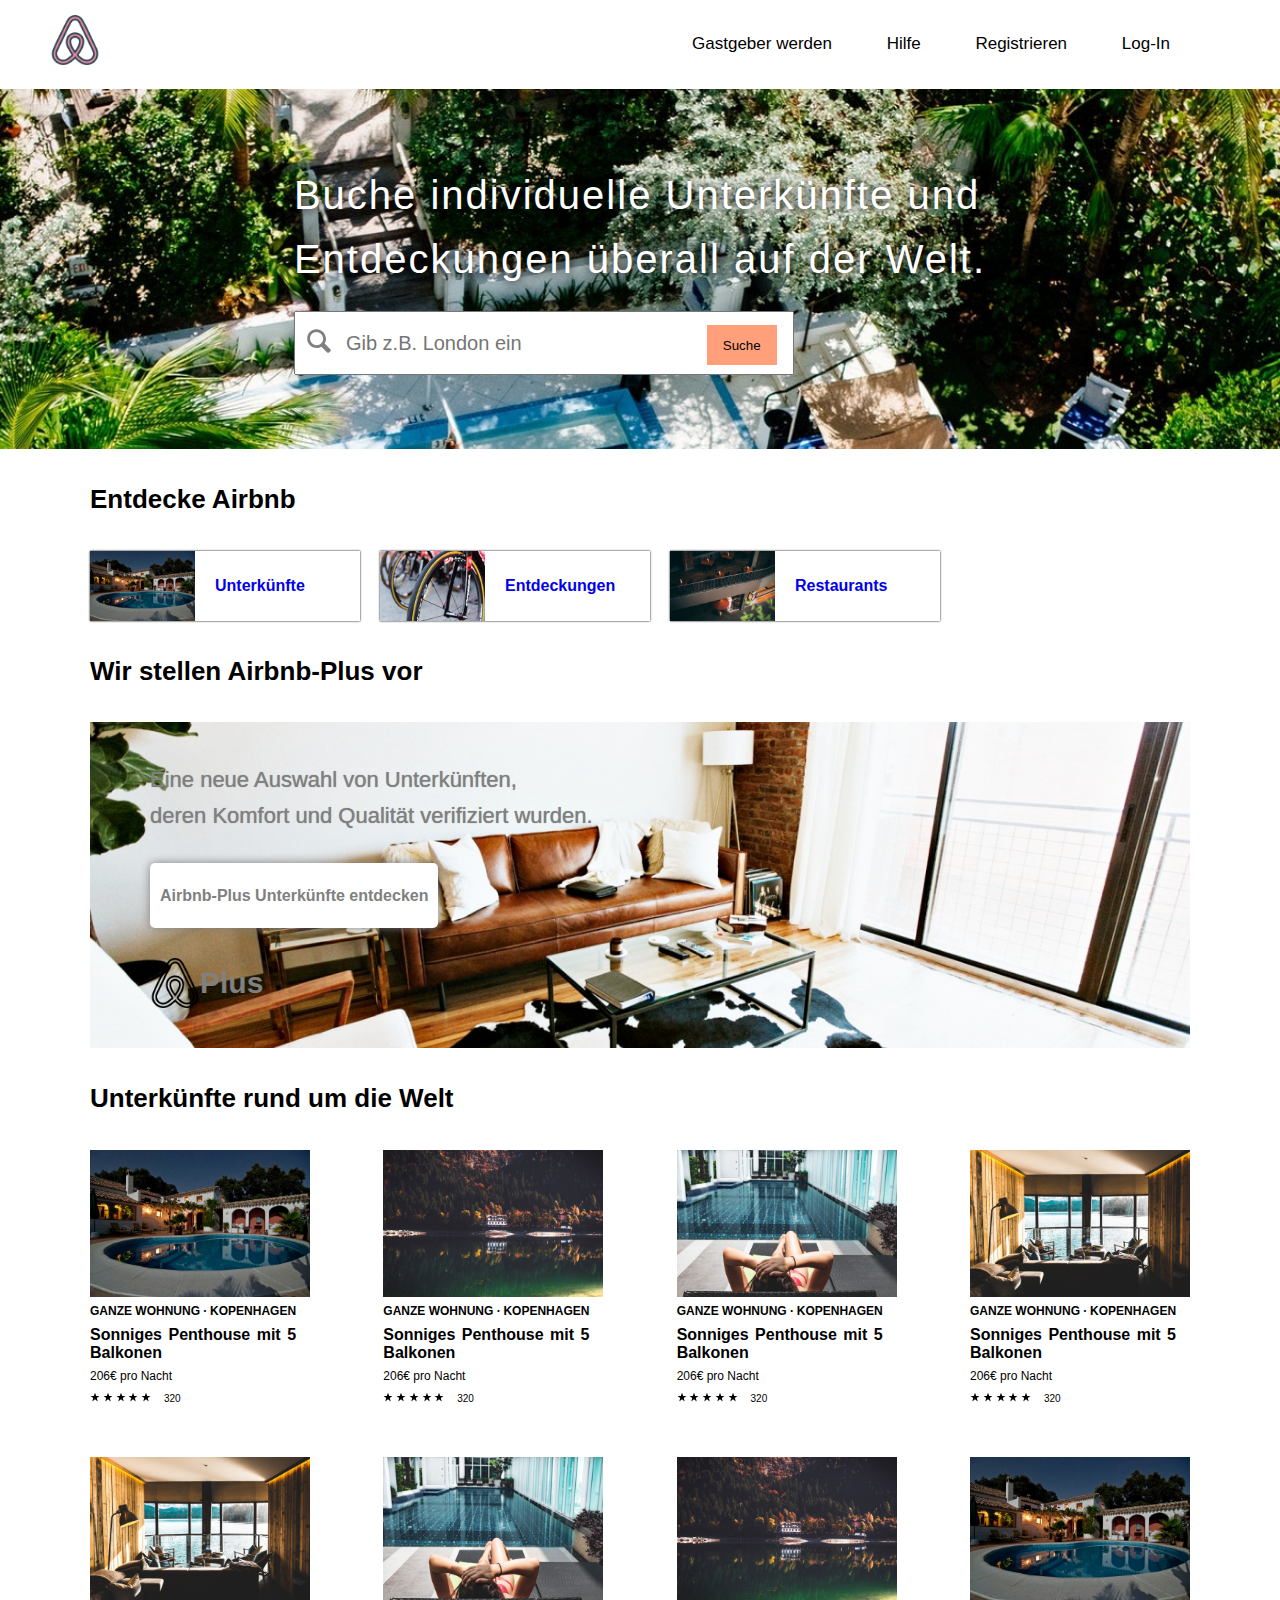
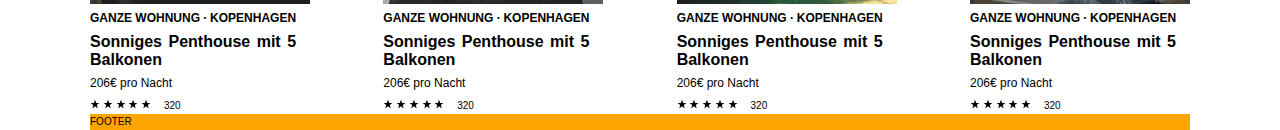
<file: up/index.html>
<!DOCTYPE html>
<html lang="en">
  <head>
    <meta charset="UTF-8" />
    <meta http-equiv="X-UA-Compatible" content="IE=edge" />
    <meta name="viewport" content="width=device-width, initial-scale=1.0" />
    <link rel="stylesheet" href="css/style.css" />
    <title>Airbnb</title>
  </head>
  <body>
    <div class="container">
      <div class="navbar">
        <div class="navbar__box">
          <img src="../img/airbnb.png" alt="logo" class="navbar__logo" />
        </div>
        <ul class="navbar__navigation">
          <li class="navbar__item"><a href="#">Gastgeber werden</a></li>
          <li class="navbar__item"><a href="#">Hilfe</a></li>
          <li class="navbar__item"><a href="#">Registrieren</a></li>
          <li class="navbar__item"><a href="#">Log-In</a></li>
        </ul>
      </div>
      <div class="header">
        <h1 class="header__title">
          Buche individuelle Unterkünfte und <br />
          Entdeckungen überall auf der Welt.
        </h1>
        <form action="#" class="header__search">
          <svg class="header__search-icon">
            <use xlink:href="../img/sprite.svg#icon-magnifying-glass"></use>
          </svg>
          <input
            type="text"
            class="header__input"
            placeholder="Gib z.B. London ein"
          />
          <button class="header__button">Suche</button>
        </form>
      </div>
      <div class="main">
        <div class="discover">
          <h2 class="discover__title">Entdecke Airbnb</h2>

          <div class="discover__box">
            <a href="#" class="discover__link">
              <img
                src="../img/hotel-1.jpg"
                alt="discover photo"
                class="discover__img"
              />
              <h4 class="discover__text">Unterkünfte</h4>
            </a>

            <a href="#" class="discover__link">
              <img
                src="../img/activity.jpg"
                alt="discover photo"
                class="discover__img"
              />
              <h4 class="discover__text">Entdeckungen</h4>
            </a>

            <a href="#" class="discover__link">
              <img
                src="../img/restaurant.jpg"
                alt="discover photo"
                class="discover__img"
              />
              <h4 class="discover__text">Restaurants</h4>
            </a>
          </div>
        </div>
        <div class="airbnbplus">
          <h3 class="airbnbplus__title">Wir stellen Airbnb-Plus vor</h3>

          <div class="airbnbplus__box">
            <p class="airbnbplus__desc">
              Eine neue Auswahl von Unterkünften, <br />
              deren Komfort und Qualität verifiziert wurden.
            </p>

            <p class="airbnbplus__button" type="submit">
              <a href="#" class="airbnbplus__link">
                Airbnb-Plus Unterkünfte entdecken
              </a>
            </p>

            <div class="airbnbplus__logo-box">
              <img src="../img/airbnb2.png" alt="" class="airbnbplus__logo" />
              <p>Plus</p>
            </div>
          </div>
        </div>
        <div class="acommodations">
          <h3 class="accommodations__title">Unterkünfte rund um die Welt</h3>

          <div class="accommodations__box">

            <div class="accommodation">
              <img
                src="../img/hotel-1.jpg"
                alt="Hotel Photo"
                class="accommodation__photo"
              />

              <div class="accommodation__details">
                <p class="accommodation__category">Ganze Wohnung &middot;</p>
                <p class="accommodation__city">Kopenhagen</p>
              </div>

              <p class="accommodation__desc">
                Sonniges Penthouse mit 5 Balkonen
              </p>
              <p class="accommodation__price">206€ pro Nacht</p>

              <div class="accommodations__star-box">

                <svg class="accommodation__star">
                  <use xlink:href="../img/sprite.svg#icon-star"></use>
                </svg>

                <svg class="accommodation__star">
                  <use xlink:href="../img/sprite.svg#icon-star"></use>
                </svg>

                <svg class="accommodation__star">
                  <use xlink:href="../img/sprite.svg#icon-star"></use>
                </svg>

                <svg class="accommodation__star">
                  <use xlink:href="../img/sprite.svg#icon-star"></use>
                </svg>

                <svg class="accommodation__star">
                  <use xlink:href="../img/sprite.svg#icon-star"></use>
                </svg>

                <p class="accommodation__raiting">320</p>
              </div>
            </div>


            <div class="accommodation">
              <img
                src="../img/hotel-2.jpg"
                alt="Hotel Photo"
                class="accommodation__photo"
              />

              <div class="accommodation__details">
                <p class="accommodation__category">Ganze Wohnung &middot;</p>
                <p class="accommodation__city">Kopenhagen</p>
              </div>

              <p class="accommodation__desc">
                Sonniges Penthouse mit 5 Balkonen
              </p>
              <p class="accommodation__price">206€ pro Nacht</p>

              <div class="accommodations__star-box">

                <svg class="accommodation__star">
                  <use xlink:href="../img/sprite.svg#icon-star"></use>
                </svg>

                <svg class="accommodation__star">
                  <use xlink:href="../img/sprite.svg#icon-star"></use>
                </svg>

                <svg class="accommodation__star">
                  <use xlink:href="../img/sprite.svg#icon-star"></use>
                </svg>

                <svg class="accommodation__star">
                  <use xlink:href="../img/sprite.svg#icon-star"></use>
                </svg>

                <svg class="accommodation__star">
                  <use xlink:href="../img/sprite.svg#icon-star"></use>
                </svg>

                <p class="accommodation__raiting">320</p>
              </div>
            </div>



            <div class="accommodation">
              <img
                src="../img/hotel-3.jpg"
                alt="Hotel Photo"
                class="accommodation__photo"
              />

              <div class="accommodation__details">
                <p class="accommodation__category">Ganze Wohnung &middot;</p>
                <p class="accommodation__city">Kopenhagen</p>
              </div>

              <p class="accommodation__desc">
                Sonniges Penthouse mit 5 Balkonen
              </p>
              <p class="accommodation__price">206€ pro Nacht</p>

              <div class="accommodations__star-box">

                <svg class="accommodation__star">
                  <use xlink:href="../img/sprite.svg#icon-star"></use>
                </svg>

                <svg class="accommodation__star">
                  <use xlink:href="../img/sprite.svg#icon-star"></use>
                </svg>

                <svg class="accommodation__star">
                  <use xlink:href="../img/sprite.svg#icon-star"></use>
                </svg>

                <svg class="accommodation__star">
                  <use xlink:href="../img/sprite.svg#icon-star"></use>
                </svg>

                <svg class="accommodation__star">
                  <use xlink:href="../img/sprite.svg#icon-star"></use>
                </svg>

                <p class="accommodation__raiting">320</p>
              </div>
            </div>



            <div class="accommodation">
              <img
                src="../img/hotel-4.jpg"
                alt="Hotel Photo"
                class="accommodation__photo"
              />

              <div class="accommodation__details">
                <p class="accommodation__category">Ganze Wohnung &middot;</p>
                <p class="accommodation__city">Kopenhagen</p>
              </div>

              <p class="accommodation__desc">
                Sonniges Penthouse mit 5 Balkonen
              </p>
              <p class="accommodation__price">206€ pro Nacht</p>

              <div class="accommodations__star-box">

                <svg class="accommodation__star">
                  <use xlink:href="../img/sprite.svg#icon-star"></use>
                </svg>

                <svg class="accommodation__star">
                  <use xlink:href="../img/sprite.svg#icon-star"></use>
                </svg>

                <svg class="accommodation__star">
                  <use xlink:href="../img/sprite.svg#icon-star"></use>
                </svg>

                <svg class="accommodation__star">
                  <use xlink:href="../img/sprite.svg#icon-star"></use>
                </svg>

                <svg class="accommodation__star">
                  <use xlink:href="../img/sprite.svg#icon-star"></use>
                </svg>

                <p class="accommodation__raiting">320</p>
              </div>
            </div>



            <div class="accommodation">
              <img
                src="../img/hotel-4.jpg"
                alt="Hotel Photo"
                class="accommodation__photo"
              />

              <div class="accommodation__details">
                <p class="accommodation__category">Ganze Wohnung &middot;</p>
                <p class="accommodation__city">Kopenhagen</p>
              </div>

              <p class="accommodation__desc">
                Sonniges Penthouse mit 5 Balkonen
              </p>
              <p class="accommodation__price">206€ pro Nacht</p>

              <div class="accommodations__star-box">

                <svg class="accommodation__star">
                  <use xlink:href="../img/sprite.svg#icon-star"></use>
                </svg>

                <svg class="accommodation__star">
                  <use xlink:href="../img/sprite.svg#icon-star"></use>
                </svg>

                <svg class="accommodation__star">
                  <use xlink:href="../img/sprite.svg#icon-star"></use>
                </svg>

                <svg class="accommodation__star">
                  <use xlink:href="../img/sprite.svg#icon-star"></use>
                </svg>

                <svg class="accommodation__star">
                  <use xlink:href="../img/sprite.svg#icon-star"></use>
                </svg>

                <p class="accommodation__raiting">320</p>
              </div>
            </div>



            <div class="accommodation">
              <img
                src="../img/hotel-3.jpg"
                alt="Hotel Photo"
                class="accommodation__photo"
              />

              <div class="accommodation__details">
                <p class="accommodation__category">Ganze Wohnung &middot;</p>
                <p class="accommodation__city">Kopenhagen</p>
              </div>

              <p class="accommodation__desc">
                Sonniges Penthouse mit 5 Balkonen
              </p>
              <p class="accommodation__price">206€ pro Nacht</p>

              <div class="accommodations__star-box">

                <svg class="accommodation__star">
                  <use xlink:href="../img/sprite.svg#icon-star"></use>
                </svg>

                <svg class="accommodation__star">
                  <use xlink:href="../img/sprite.svg#icon-star"></use>
                </svg>

                <svg class="accommodation__star">
                  <use xlink:href="../img/sprite.svg#icon-star"></use>
                </svg>

                <svg class="accommodation__star">
                  <use xlink:href="../img/sprite.svg#icon-star"></use>
                </svg>

                <svg class="accommodation__star">
                  <use xlink:href="../img/sprite.svg#icon-star"></use>
                </svg>

                <p class="accommodation__raiting">320</p>
              </div>
            </div>



            <div class="accommodation">
              <img
                src="../img/hotel-2.jpg"
                alt="Hotel Photo"
                class="accommodation__photo"
              />

              <div class="accommodation__details">
                <p class="accommodation__category">Ganze Wohnung &middot;</p>
                <p class="accommodation__city">Kopenhagen</p>
              </div>

              <p class="accommodation__desc">
                Sonniges Penthouse mit 5 Balkonen
              </p>
              <p class="accommodation__price">206€ pro Nacht</p>

              <div class="accommodations__star-box">

                <svg class="accommodation__star">
                  <use xlink:href="../img/sprite.svg#icon-star"></use>
                </svg>

                <svg class="accommodation__star">
                  <use xlink:href="../img/sprite.svg#icon-star"></use>
                </svg>

                <svg class="accommodation__star">
                  <use xlink:href="../img/sprite.svg#icon-star"></use>
                </svg>

                <svg class="accommodation__star">
                  <use xlink:href="../img/sprite.svg#icon-star"></use>
                </svg>

                <svg class="accommodation__star">
                  <use xlink:href="../img/sprite.svg#icon-star"></use>
                </svg>

                <p class="accommodation__raiting">320</p>
              </div>
            </div>


            <div class="accommodation">
              <img
                src="../img/hotel-1.jpg"
                alt="Hotel Photo"
                class="accommodation__photo"
              />

              <div class="accommodation__details">
                <p class="accommodation__category">Ganze Wohnung &middot;</p>
                <p class="accommodation__city">Kopenhagen</p>
              </div>

              <p class="accommodation__desc">
                Sonniges Penthouse mit 5 Balkonen
              </p>
              <p class="accommodation__price">206€ pro Nacht</p>

              <div class="accommodations__star-box">

                <svg class="accommodation__star">
                  <use xlink:href="../img/sprite.svg#icon-star"></use>
                </svg>

                <svg class="accommodation__star">
                  <use xlink:href="../img/sprite.svg#icon-star"></use>
                </svg>

                <svg class="accommodation__star">
                  <use xlink:href="../img/sprite.svg#icon-star"></use>
                </svg>

                <svg class="accommodation__star">
                  <use xlink:href="../img/sprite.svg#icon-star"></use>
                </svg>

                <svg class="accommodation__star">
                  <use xlink:href="../img/sprite.svg#icon-star"></use>
                </svg>

                <p class="accommodation__raiting">320</p>
              </div>
            </div>

          </div>
        </div>
      </div>
      <div class="footer">FOOTER</div>
    </div>
  </body>
</html>
</file>
<file: up/css/style.css>
*,
*::before,
*::after {
  margin: 0;
  padding: 0;
  box-sizing: inherit; }

html {
  box-sizing: border-box;
  font-size: 62.5%; }

body {
  font-weight: 400;
  line-height: 1.6;
  font-family: 'Oen Sans', sans-serif; }

li {
  list-style-type: none; }

a {
  text-decoration: none; }

.container {
  display: grid;
  grid-template-columns: minmax(2rem, 1fr) minmax(max-content, 110rem) minmax(2rem, 1fr);
  grid-template-rows: repeat(4, min-content); }

.navbar {
  grid-column: 1 / -1;
  font-size: 1.7rem;
  padding: 0 10rem 0rem 5rem;
  margin-bottom: 0.1rem;
  display: grid;
  grid-auto-flow: column;
  align-items: center; }
  .navbar__navigation {
    justify-self: end; }
  .navbar__logo {
    width: 5rem; }
  .navbar__item {
    display: inline-block; }
    .navbar__item:not(:last-child) {
      margin-right: 3rem; }
    .navbar__item > a {
      display: inline-block;
      padding: 3rem 1rem;
      border-bottom: 1px solid #fff; }
  .navbar__item > a:link,
  .navbar__item > a:visited {
    color: #000; }
  .navbar__item > a:hover,
  .navbar__item > a:active {
    border-bottom: 1px solid #000; }

@media screen and (max-width: 697px) {
  .navbar {
    display: grid;
    padding: 0 5rem;
    justify-content: center; }
  .navbar__box {
    display: none; } }

@media screen and (max-width: 597px) {
  .navbar__item {
    display: block;
    padding: 0;
    margin: 2rem 0; }
    .navbar__item > a:link {
      padding: 0;
      border-bottom: 1px solid #fff; }
    .navbar__item:not(:last-child) {
      margin-right: 0; }
  .navbar__navigation {
    text-align: center; } }

.header {
  grid-column: 1 / -1;
  height: 40vh;
  width: 100%;
  background-image: url(../../img/header.jpg);
  background-repeat: no-repeat;
  background-size: 100%;
  display: grid;
  place-content: center; }
  .header__title {
    font-size: 4rem;
    font-weight: 380;
    color: #fff;
    letter-spacing: 2px;
    text-shadow: 0px 0px 10px #000; }
  .header__search {
    position: relative; }
  .header__search-icon {
    width: 3rem;
    height: 3rem;
    position: absolute;
    top: 3.5rem;
    left: 1rem;
    fill: gray; }
  .header__input {
    height: 5rem;
    width: 35vw;
    font-size: 2rem;
    padding: 3rem 0 3rem 5rem;
    margin-top: 2rem;
    margin-right: -9rem; }
    .header__input::placeholder {
      font-size: 2rem; }
  .header__button {
    height: 4rem;
    width: 7rem;
    background-color: lightsalmon;
    border: none; }

@media screen and (max-width: 1400px) {
  .header__input {
    min-width: 500px; } }

@media screen and (max-width: 900px) {
  .header__title {
    font-size: 3rem; } }

@media screen and (max-width: 600px) {
  .header {
    height: 20vh;
    display: grid;
    grid-template-columns: 1fr max-content 1fr;
    align-content: center; }
    .header__search {
      grid-column: 2 / 3;
      display: grid;
      grid-auto-flow: column;
      align-items: center; }
  .header__title {
    display: none; }
  .header__input {
    width: 65vw;
    min-width: auto;
    height: 4rem;
    padding: 0;
    margin-top: 0;
    margin-right: 1rem; }
    .header__input::placeholder {
      font-size: 1.4rem;
      font-weight: bold; }
  .header__search-icon {
    display: none; }
  .header__button {
    height: 4rem; } }

.main {
  grid-column: 2 / 3;
  display: grid;
  grid-template-rows: repeat(3, min-content); }

.footer {
  background-color: orange;
  grid-column: 2 / 3; }

.discover__title {
  font-size: 2.6rem;
  margin: 3rem 0; }

.discover__box {
  display: grid;
  grid-template-columns: repeat(auto-fit, minmax(min-content, 270px));
  grid-column-gap: 2rem; }

.discover__link {
  display: grid;
  grid-auto-flow: column;
  align-items: center;
  justify-content: start;
  grid-column-gap: 2rem;
  box-shadow: 0 0 2px black; }

.discover__img {
  width: 105px; }

.discover__text {
  font-size: 1.6rem; }

@media screen and (max-width: 889px) {
  .discover__box {
    grid-template-columns: repeat(auto-fit, minmax(min-content, 240px));
    grid-column-gap: 1rem; } }

@media screen and (max-width: 779px) {
  .discover__box {
    display: grid;
    grid-template-columns: auto;
    grid-template-rows: repeat(3, auto);
    justify-items: stretch;
    grid-row-gap: 2rem; } }

.airbnbplus__title {
  font-size: 2.6rem;
  margin: 3rem 0; }

.airbnbplus__box {
  background-image: url("../../img/airbnbplus.jpg");
  background-size: cover;
  background-position: center;
  display: grid;
  justify-content: start;
  grid-row-gap: 3rem;
  padding: 4rem 0 4rem 6rem; }

.airbnbplus__desc {
  font-size: 2.2rem;
  color: gray;
  text-shadow: 0 0 1px gray; }

.airbnbplus__link:link, .airbnbplus__link:visited {
  color: gray;
  display: block;
  padding: 2rem 1rem; }

.airbnbplus__button {
  background-color: white;
  justify-self: start;
  font-size: 1.6rem;
  font-weight: bold;
  border: none;
  box-shadow: 0 0 10px gray;
  border-radius: 5px; }

.airbnbplus__logo-box {
  display: grid;
  grid-auto-flow: column;
  justify-content: start;
  align-items: center; }

.airbnbplus__logo {
  width: 5rem; }

.airbnbplus__logo-box > p {
  font-size: 3rem;
  color: gray;
  font-weight: 700; }

@media screen and (max-width: 545px) {
  .airbnbplus__desc {
    display: none; }
  .airbnbplus__box {
    justify-items: center;
    justify-content: center;
    padding-left: 0; } }

@media screen and (max-width: 405px) {
  .airbnbplus__logo-box {
    display: none; }
  .airbnbplus__title {
    text-align: center;
    font-size: 1.8rem; }
  .airbnbplus__button {
    font-size: 1.2rem; } }

.accommodations__title {
  margin: 3rem 0;
  font-size: 2.6rem; }

.accommodations__box {
  display: grid;
  grid-template-columns: repeat(auto-fit, minmax(min-content, 22rem));
  grid-column-gap: 2rem;
  grid-row-gap: 5rem;
  justify-content: space-between; }

.accommodation {
  display: grid;
  grid-row-gap: 0.5rem; }
  .accommodation__photo {
    width: 22rem; }
  .accommodation__details > p {
    display: inline-block;
    font-size: 1.2rem;
    text-transform: uppercase;
    font-weight: bold; }
  .accommodation__desc {
    font-size: 1.6rem;
    word-spacing: 2px;
    font-weight: bold;
    line-height: normal; }
  .accommodation__price {
    font-size: 1.2rem; }
  .accommodation__star {
    width: 1rem;
    height: 1rem; }
  .accommodation__raiting {
    display: inline-block;
    margin-left: 1rem; }

@media screen and (max-width: 739px) {
  .accommodations__box {
    grid-template-columns: repeat(auto-fit, minmax(min-content, 30rem)); }
  .accommodation__photo {
    width: 30rem; } }

@media screen and (max-width: 659px) {
  .accommodations__box {
    justify-content: center;
    grid-template-columns: repeat(auto-fit, minmax(min-content, 30rem));
    justify-items: center; }
  .accommodation__photo {
    max-width: 300px; } }

@media screen and (max-width: 405px) {
  .accommodations__title {
    font-size: 1.8rem;
    text-align: center; } }
</file>
